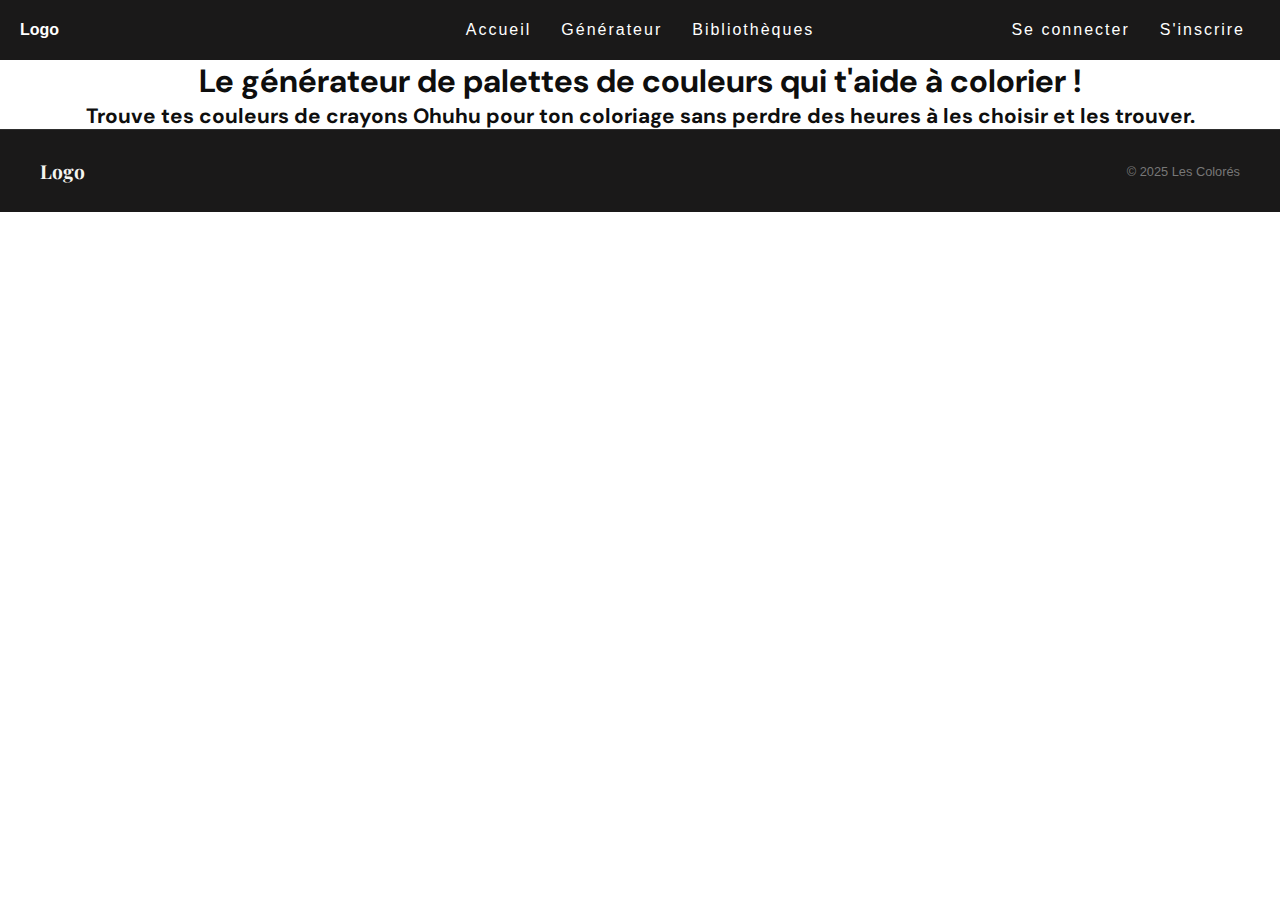
<file: index.html>
<!DOCTYPE html>
<html lang="fr">
<head>
    <meta charset="UTF-8">
    <meta name="viewport" content="width=device-width, initial-scale=1.0">
    <title>ColoriPop</title>
    <link rel="stylesheet" href="css/global.css">
    <link rel="stylesheet" href="css/style.css">
</head>
<body>
    <header>
        <nav>
            <div class="menu-global">
                <div class="menu-logo">
                    <a href="#">Logo</a>
                </div>
                <div class="menu-central">
                    <a href="index.html">Accueil</a>
                    <a href="generateur.html">Générateur</a>
                    <a href="biblio.html">Bibliothèques</a>
                </div>
                <div class="menu-droite">
                    <a href="login/login.html">Se connecter</a>
                    <a href="login/signup.html">S'inscrire</a>
                </div>
            </div>
        </nav>
    </header>
    <main>
        <section>
            <h1>Le générateur de palettes de couleurs qui t'aide à colorier !</h1>
            <h3>Trouve tes couleurs de crayons Ohuhu pour ton coloriage sans perdre des heures à les choisir et les trouver.</h3>
        </section>
    </main>
    <footer>
        <div class="footer-logo">Logo</div>
        <div class="footer-copy">© 2025 Les Colorés</div>
    </footer>
    <script src="js/generateur.js"></script>
    <script src="js/global.js"></script>
</body>
</html>
</file>
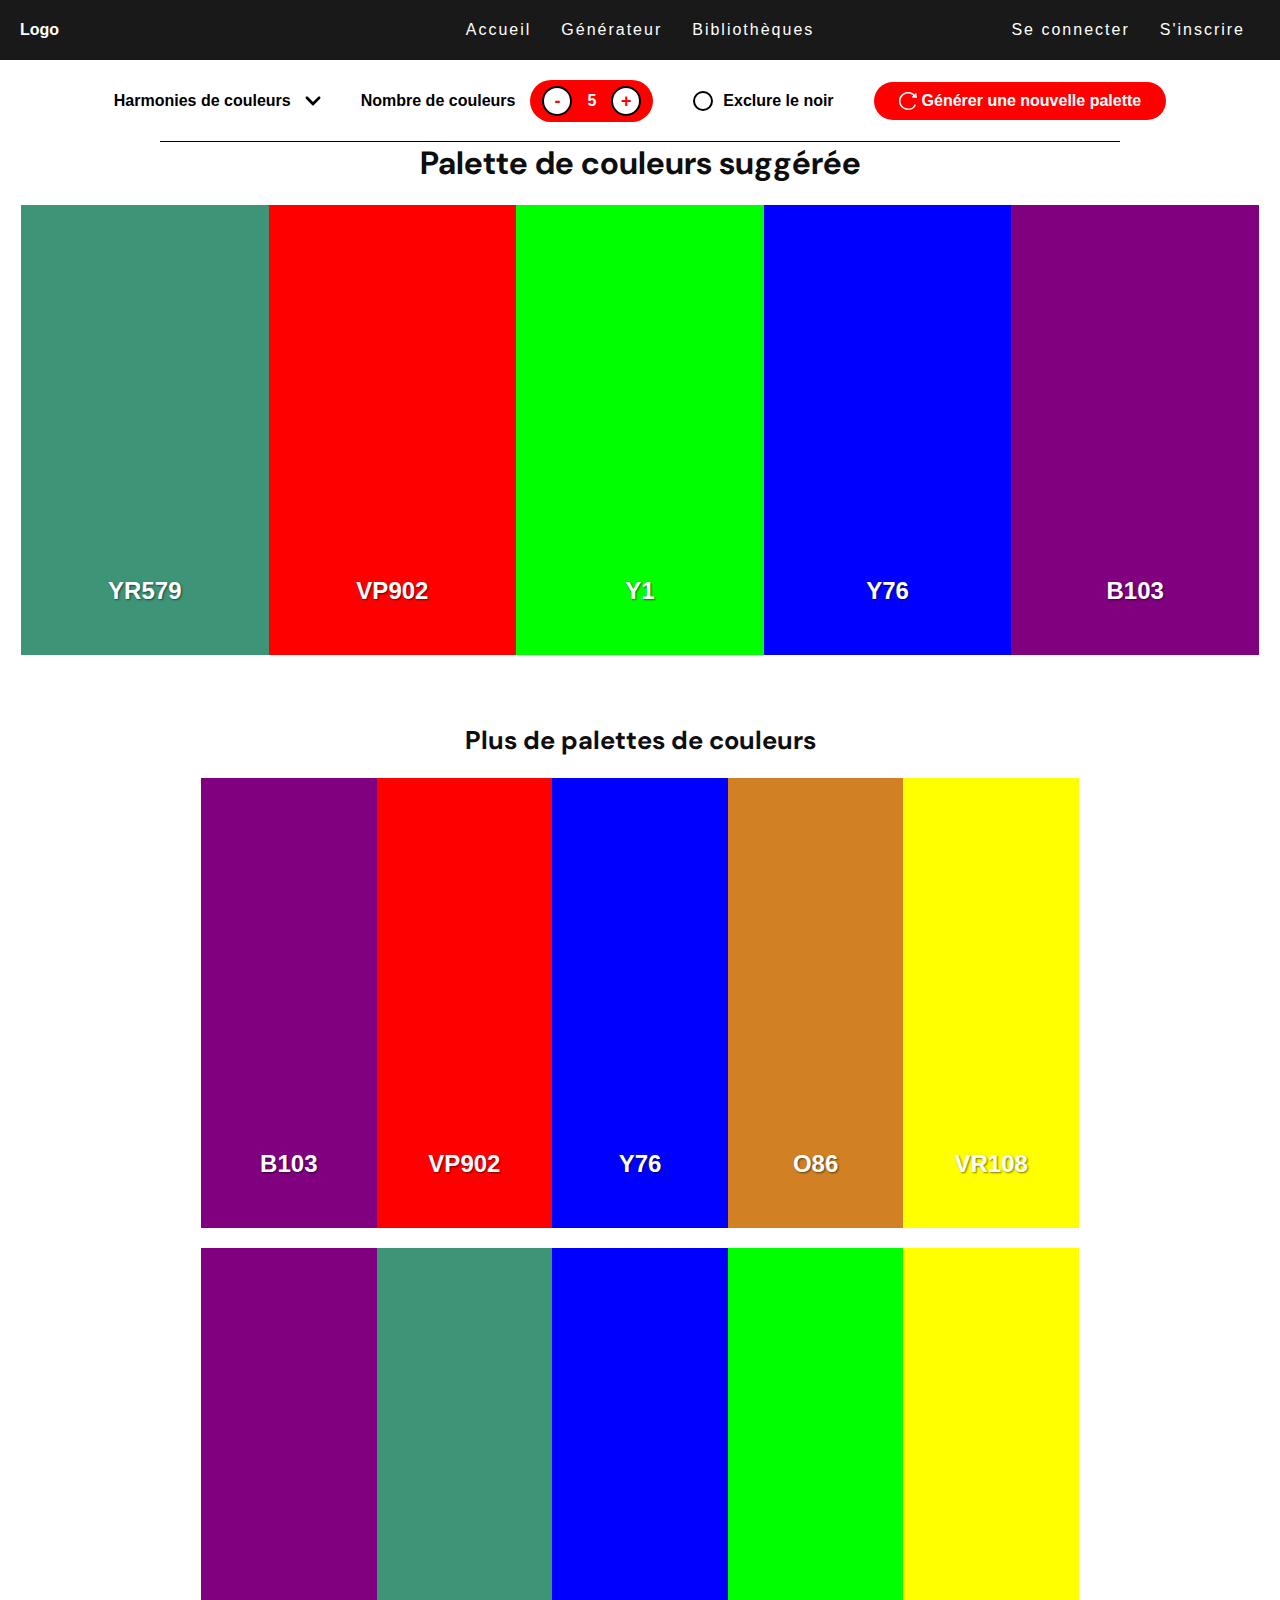
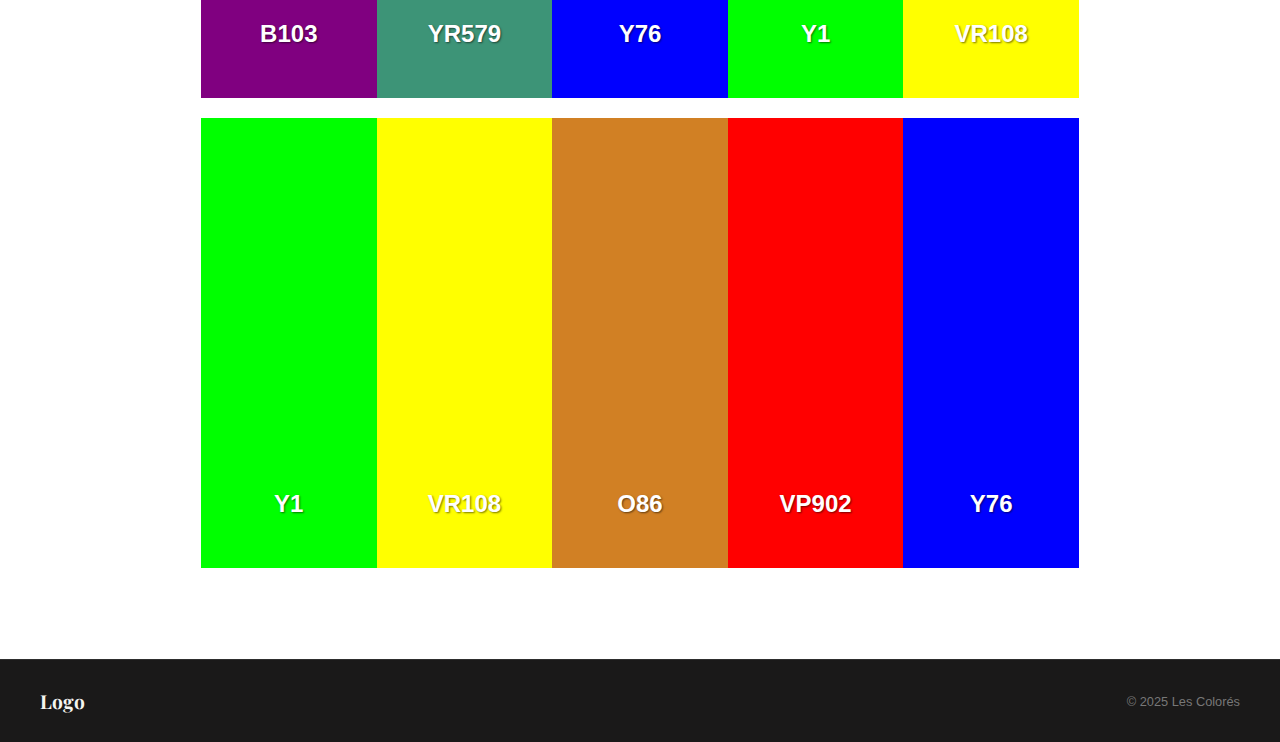
<file: generateur.html>
<!DOCTYPE html>
<html lang="fr">
<head>
    <meta charset="UTF-8">
    <meta name="viewport" content="width=device-width, initial-scale=1.0">
    <title>ColoriPop Générateur</title>
    <link rel="stylesheet" href="css/global.css">
    <link rel="stylesheet" href="css/generateur.css">
</head>
<body>
    <div class="menu-float">
        <a href="index.html">Accueil</a>
        <a href="biblio.html">Bibliothèques</a>
        <a id="bouton-generer-scroll">Générer une nouvelle palette</a>
        <a href="#">Voir les options</a>
    </div>
    <header>
        <nav>
            <div class="menu-global">
                <div class="menu-logo">
                    <a href="#">Logo</a>
                </div>
                <div class="menu-central">
                    <a href="index.html">Accueil</a>
                    <a href="generateur.html">Générateur</a>
                    <a href="biblio.html">Bibliothèques</a>
                </div>
                <div class="menu-droite">
                    <a href="login/login.html">Se connecter</a>
                    <a href="login/signup.html">S'inscrire</a>
                </div>
            </div>
        </nav>
        <section>
            <div class="menu-filtres">
                <div class="filtres">
                    <div class="dropdown" id="dropdown-harmonies">
                        <button class="icone-fleche" id="dropdown-btn" type="button">Harmonies de couleurs</button>
                        <ul class="dropdown-menu" id="dropdown-menu"></ul>
                    </div>
                    <div class="nb-couleurs" id="nb-couleurs">
                        <span class="label-nb">Nombre de couleurs</span>
                        <div class="number-control">
                            <button type="button" class="btn-minus">-</button>
                            <span class="number-value" data-min="1" data-max="8">5</span>
                            <button type="button" class="btn-plus">+</button>
                        </div>
                    </div>
                    <div class="checkbox-noir" id="checkbox-noir">
                        <input type="checkbox" id="exclure-noir" name="exclure-noir">
                        <label for="exclure-noir">Exclure le noir</label>
                    </div>
                    <a href="#" class="bouton-generer" id="bouton-generer">
                        <img src="images/reload.svg" alt="" class="icone-reload">
                        Générer une nouvelle palette
                    </a>
                </div>
            </div>
        </section>
    </header>
    <main>
        <section>
            <h1>Palette de couleurs suggérée</h1>
            <div class="palette-principale-couleurs" id="palette-principale-couleurs"></div>
        </section>
        <section>
            <h2>Plus de palettes de couleurs</h2>
            <div class="palette-secondaire" id="palette-secondaire"></div>
        </section>
    </main>
    <footer>
        <div class="footer-logo">Logo</div>
        <div class="footer-copy">© 2025 Les Colorés</div>
    </footer>
    <script src="js/generateur.js"></script>
    <script src="js/global.js"></script>
</body>
</html>
</file>
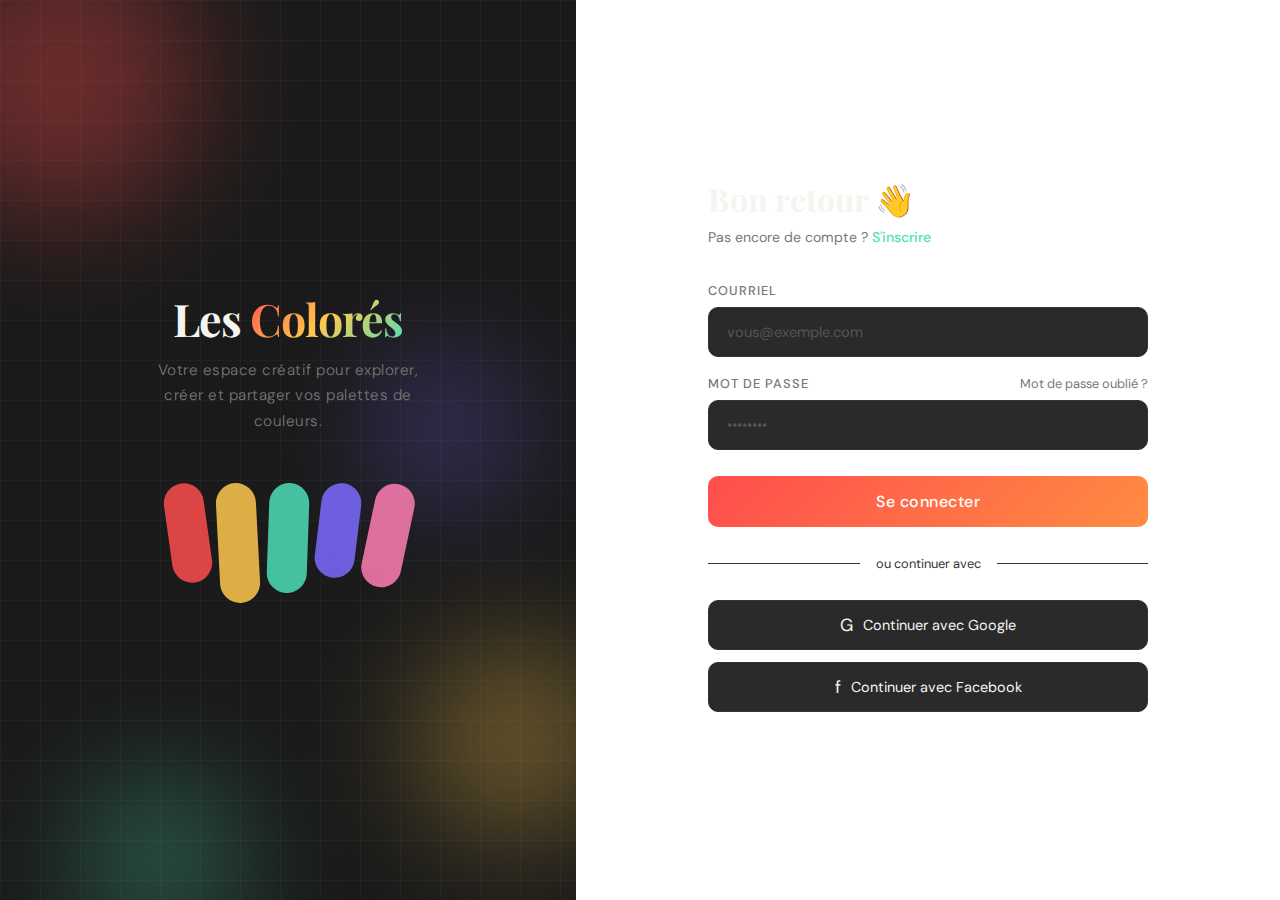
<file: authentification/login.html>
<!DOCTYPE html>
<html lang="fr">
<head>
    <meta charset="UTF-8">
    <meta name="viewport" content="width=device-width, initial-scale=1.0">
    <title>Se connecter — Les Colorés</title>
    <link rel="stylesheet" href="../css/global.css">
    <link rel="stylesheet" href="../css/login_signup.css">
</head>
<body class="focus-vert">

    <div class="panneau-gauche">
        <div class="bg-grille"></div>
        <div class="blob blob-1-login"></div>
        <div class="blob blob-2-login"></div>
        <div class="blob blob-3-login"></div>
        <div class="blob blob-4-login"></div>
        <div class="contenu-gauche">
            <div class="logo-texte">Les <span class="gradient-chaud">Colorés</span></div>
            <p class="tagline">Votre espace créatif pour explorer, créer et partager vos palettes de couleurs.</p>
            <div class="palette-deco">
                <div class="puce-couleur" style="background:#ff4d4d;"></div>
                <div class="puce-couleur" style="background:#ffc94d;"></div>
                <div class="puce-couleur" style="background:#4ddfb8;"></div>
                <div class="puce-couleur" style="background:#7b6bff;"></div>
                <div class="puce-couleur" style="background:#ff7eb3;"></div>
            </div>
        </div>
    </div>

    <div class="panneau-droit">
        <div class="formulaire-container">
            <h1 class="titre-form">Bon retour 👋</h1>
            <p class="sous-titre-form">Pas encore de compte ? <a href="signup.html">S'inscrire</a></p>

            <div class="groupe-champ">
                <label for="courriel">Courriel</label>
                <input type="email" id="courriel" placeholder="vous@exemple.com">
            </div>

            <div class="groupe-champ">
                <div class="ligne-mdp">
                    <label for="mdp">Mot de passe</label>
                    <a href="#" class="lien-oublie">Mot de passe oublié ?</a>
                </div>
                <input type="password" id="mdp" placeholder="••••••••">
            </div>

            <button class="bouton-connexion" onclick="window.location.href='../profil/profil.html'">Se connecter</button>

            <div class="separateur">ou continuer avec</div>

            <button class="bouton-social">
                <span class="icone-social">G</span> Continuer avec Google
            </button>
            <button class="bouton-social">
                <span class="icone-social">f</span> Continuer avec Facebook
            </button>
        </div>
    </div>
</body>
</html>
</file>
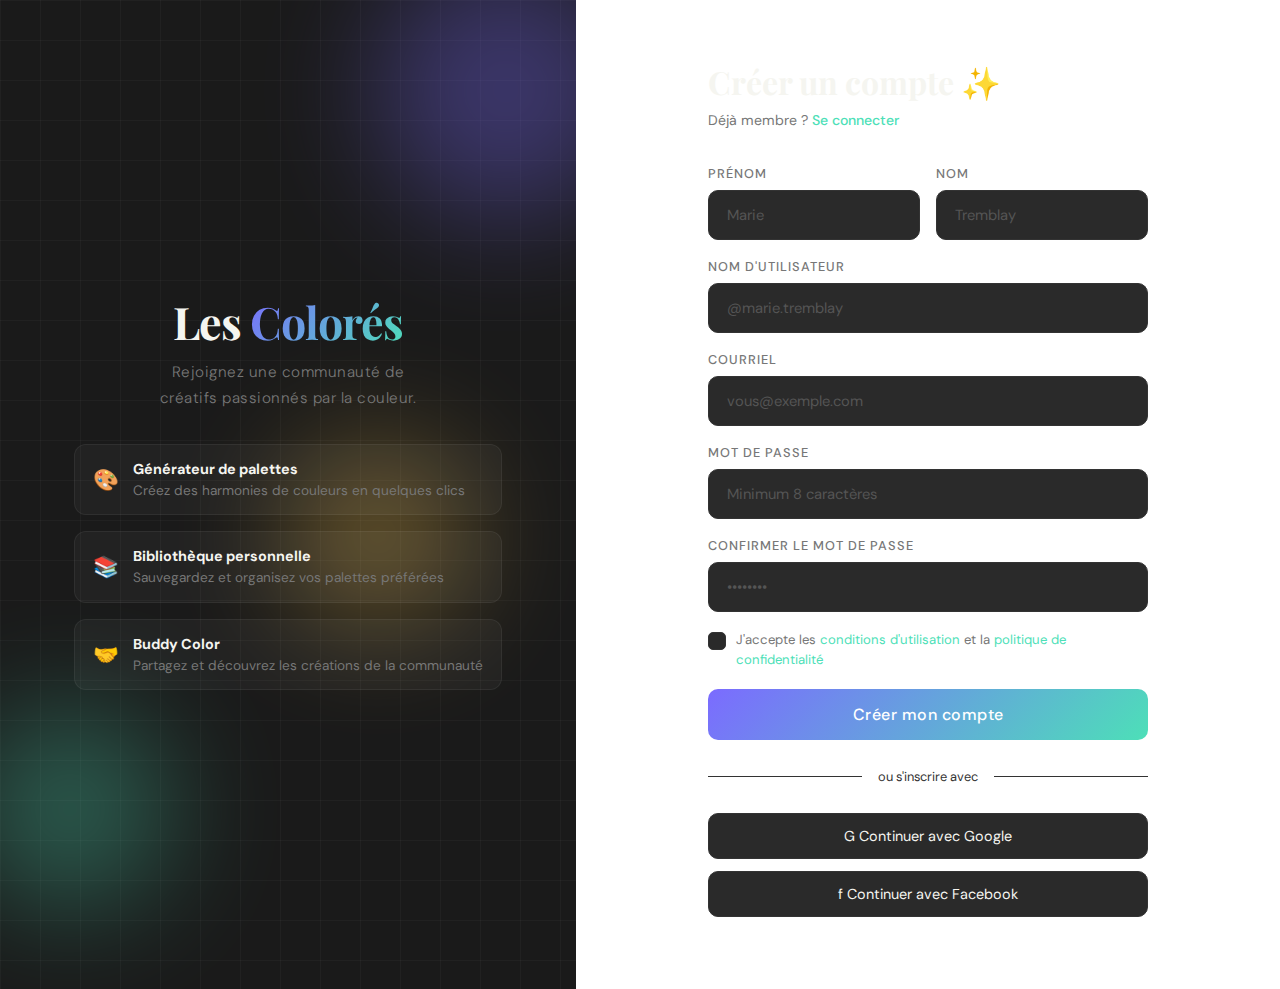
<file: authentification/signup.html>
<!DOCTYPE html>
<html lang="fr">
<head>
    <meta charset="UTF-8">
    <meta name="viewport" content="width=device-width, initial-scale=1.0">
    <title>S'inscrire — Les Colorés</title>
    <link rel="stylesheet" href="../css/global.css">
    <link rel="stylesheet" href="../css/login_signup.css">
</head>
<body class="focus-violet">

    <div class="panneau-gauche">
        <div class="bg-grille"></div>
        <div class="blob blob-1-signup"></div>
        <div class="blob blob-2-signup"></div>
        <div class="blob blob-3-signup"></div>
        <div class="contenu-gauche">
            <div class="logo-texte">Les <span class="gradient-froid">Colorés</span></div>
            <p class="tagline">Rejoignez une communauté de créatifs passionnés par la couleur.</p>
            <div class="avantages">
                <div class="avantage">
                    <span class="avantage-icone">🎨</span>
                    <div class="avantage-texte">
                        <strong>Générateur de palettes</strong>
                        Créez des harmonies de couleurs en quelques clics
                    </div>
                </div>
                <div class="avantage">
                    <span class="avantage-icone">📚</span>
                    <div class="avantage-texte">
                        <strong>Bibliothèque personnelle</strong>
                        Sauvegardez et organisez vos palettes préférées
                    </div>
                </div>
                <div class="avantage">
                    <span class="avantage-icone">🤝</span>
                    <div class="avantage-texte">
                        <strong>Buddy Color</strong>
                        Partagez et découvrez les créations de la communauté
                    </div>
                </div>
            </div>
        </div>
    </div>

    <div class="panneau-droit">
        <div class="formulaire-container">
            <h1 class="titre-form">Créer un compte ✨</h1>
            <p class="sous-titre-form">Déjà membre ? <a href="login.html">Se connecter</a></p>

            <div class="ligne-deux">
                <div class="groupe-champ">
                    <label>Prénom</label>
                    <input type="text" placeholder="Marie">
                </div>
                <div class="groupe-champ">
                    <label>Nom</label>
                    <input type="text" placeholder="Tremblay">
                </div>
            </div>

            <div class="groupe-champ">
                <label>Nom d'utilisateur</label>
                <input type="text" placeholder="@marie.tremblay">
            </div>

            <div class="groupe-champ">
                <label>Courriel</label>
                <input type="email" placeholder="vous@exemple.com">
            </div>

            <div class="groupe-champ">
                <label>Mot de passe</label>
                <input type="password" placeholder="Minimum 8 caractères">
            </div>

            <div class="groupe-champ">
                <label>Confirmer le mot de passe</label>
                <input type="password" placeholder="••••••••">
            </div>

            <div class="conditions">
                <input type="checkbox" id="cond">
                <label for="cond">J'accepte les <a href="#">conditions d'utilisation</a> et la <a href="#">politique de confidentialité</a></label>
            </div>

            <button class="bouton-inscription" onclick="window.location.href='../profil/profil.html'">Créer mon compte</button>

            <div class="separateur">ou s'inscrire avec</div>

            <button class="bouton-social">G Continuer avec Google</button>
            <button class="bouton-social">f Continuer avec Facebook</button>
        </div>
    </div>

</body>
</html>
</file>
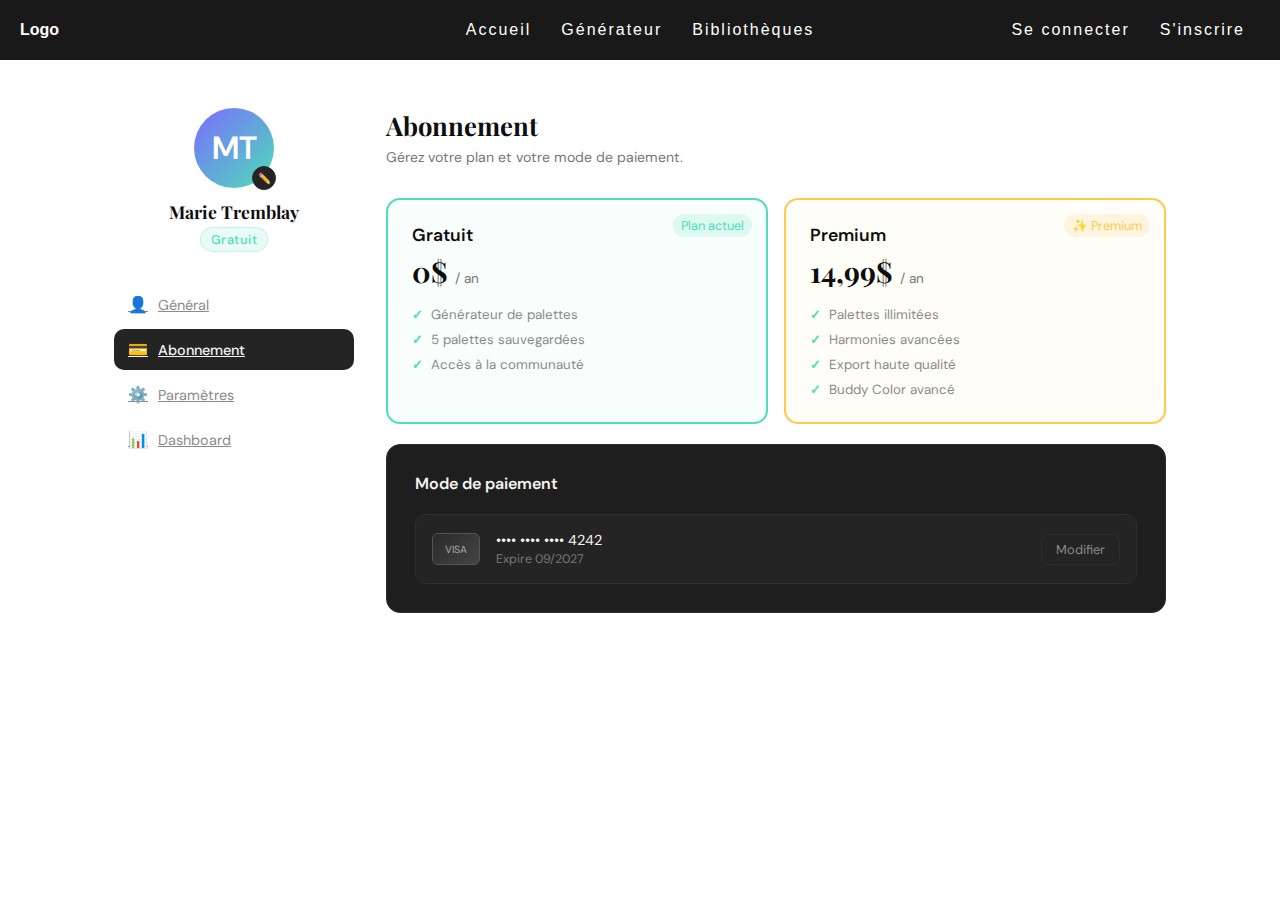
<file: profil/abonnement.html>
<!DOCTYPE html>
<html lang="fr">
<head>
    <meta charset="UTF-8">
    <meta name="viewport" content="width=device-width, initial-scale=1.0">
    <title>Abonnement — Les Colorés</title>
    <link rel="stylesheet" href="../css/global.css">
    <link rel="stylesheet" href="../css/profil.css">
</head>
<body>
    <header>
        <nav>
            <div class="menu-global">
                <div class="menu-logo"><a href="#">Logo</a></div>
                <div class="menu-central">
                    <a href="../index.html">Accueil</a>
                    <a href="../generateur.html">Générateur</a>
                    <a href="../biblio.html">Bibliothèques</a>
                </div>
                <div class="menu-droite">
                    <a href="../login/login.html">Se connecter</a>
                    <a href="../login/signup.html">S'inscrire</a>
                </div>
            </div>
        </nav>
    </header>

    <div class="page-profil">
        <aside class="sidebar">
            <div class="avatar-section">
                <div class="grand-avatar">MT</div>
                <div class="nom-profil">Marie Tremblay</div>
                <span class="plan-badge" id="badge-plan">Gratuit</span>
            </div>
            <nav class="nav-sidebar">
                <a href="profil.html" class="nav-item"><span class="nav-icone">👤</span> Général</a>
                <a href="abonnement.html" class="nav-item actif"><span class="nav-icone">💳</span> Abonnement</a>
                <a href="parametres.html" class="nav-item"><span class="nav-icone">⚙️</span> Paramètres</a>
                <a href="dashboard.html" class="nav-item"><span class="nav-icone">📊</span> Dashboard</a>
            </nav>
        </aside>

        <main class="contenu-principal">
            <div class="panneau actif" id="panneau-abonnement">
                <h1 class="titre-panneau">Abonnement</h1>
                <p class="desc-panneau">Gérez votre plan et votre mode de paiement.</p>

                <div class="cartes-abonnement">
                    <div class="carte-plan actuel" onclick="choisirPlan('gratuit')">
                        <span class="plan-badge-carte">Plan actuel</span>
                        <div class="plan-nom">Gratuit</div>
                        <div class="plan-prix">0$ <small>/ an</small></div>
                        <ul class="plan-features">
                            <li>Générateur de palettes</li>
                            <li>5 palettes sauvegardées</li>
                            <li>Accès à la communauté</li>
                        </ul>
                    </div>
                    <div class="carte-plan premium-plan" onclick="choisirPlan('premium')">
                        <span class="plan-badge-carte">✨ Premium</span>
                        <div class="plan-nom">Premium</div>
                        <div class="plan-prix">14,99$ <small>/ an</small></div>
                        <ul class="plan-features">
                            <li>Palettes illimitées</li>
                            <li>Harmonies avancées</li>
                            <li>Export haute qualité</li>
                            <li>Buddy Color avancé</li>
                        </ul>
                    </div>
                </div>

                <div class="carte">
                    <div class="carte-titre">Mode de paiement</div>
                    <div class="carte-paiement-display">
                        <div class="carte-chip">VISA</div>
                        <div class="carte-details">
                            <div class="carte-numero">•••• •••• •••• 4242</div>
                            <div class="carte-expiry">Expire 09/2027</div>
                        </div>
                        <button class="btn-modifier">Modifier</button>
                    </div>
                </div>
            </div>
        </main>
    </div>
    <script src="../js/profil.js"></script>
</body>
</html>
</file>
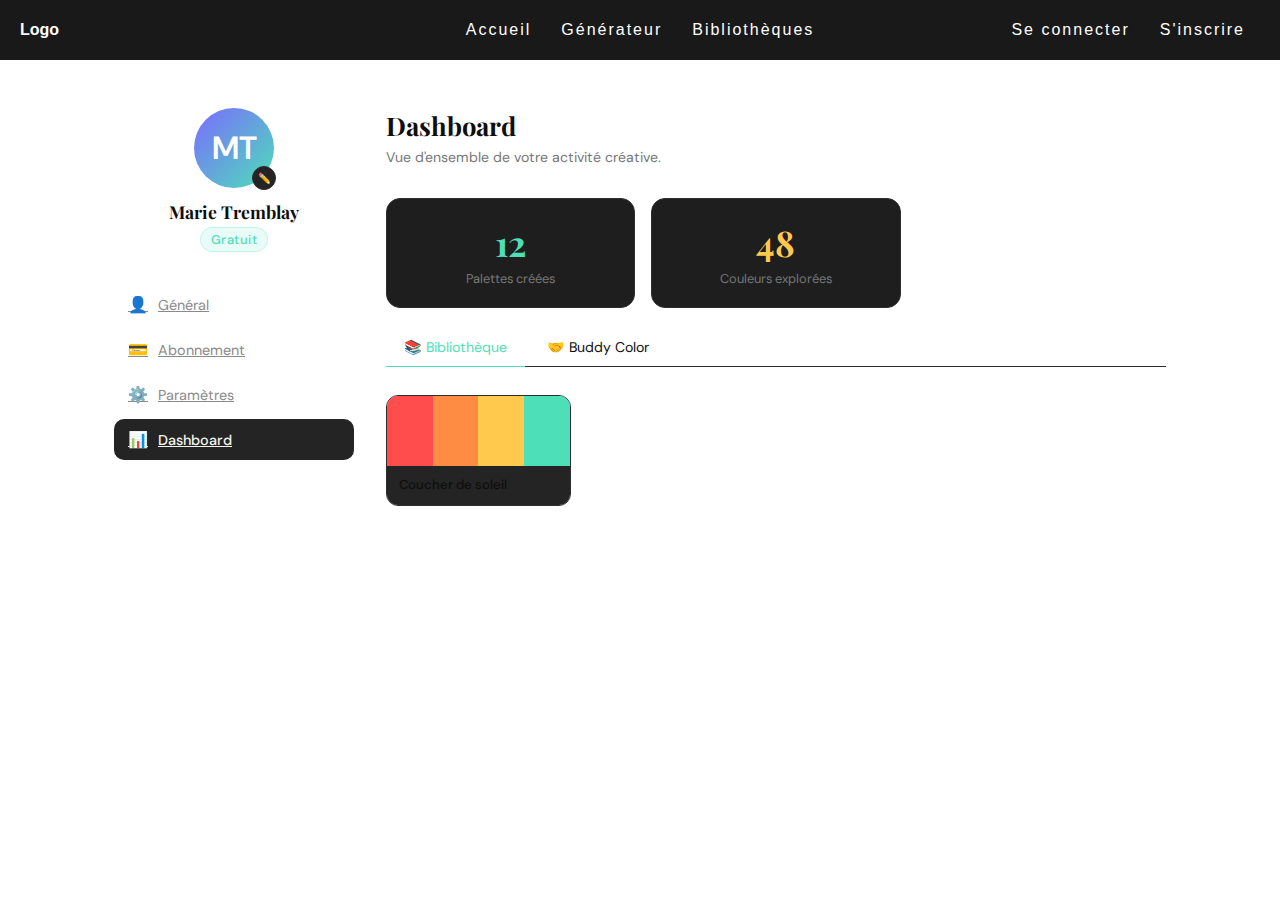
<file: profil/dashboard.html>
<!DOCTYPE html>
<html lang="fr">
<head>
    <meta charset="UTF-8">
    <meta name="viewport" content="width=device-width, initial-scale=1.0">
    <title>Dashboard — Les Colorés</title>
    <link rel="stylesheet" href="../css/global.css">
    <link rel="stylesheet" href="../css/profil.css">
</head>
<body>
    <header>
        <nav>
            <div class="menu-global">
                <div class="menu-logo"><a href="#">Logo</a></div>
                <div class="menu-central">
                    <a href="../index.html">Accueil</a>
                    <a href="../generateur.html">Générateur</a>
                    <a href="../biblio.html">Bibliothèques</a>
                </div>
                <div class="menu-droite">
                    <a href="../login/login.html">Se connecter</a>
                    <a href="../login/signup.html">S'inscrire</a>
                </div>
            </div>
        </nav>
    </header>

    <div class="page-profil">
        <aside class="sidebar">
            <div class="avatar-section">
                <div class="grand-avatar">MT</div>
                <div class="nom-profil">Marie Tremblay</div>
                <span class="plan-badge" id="badge-plan">Gratuit</span>
            </div>
            <nav class="nav-sidebar">
                <a href="profil.html" class="nav-item"><span class="nav-icone">👤</span> Général</a>
                <a href="abonnement.html" class="nav-item"><span class="nav-icone">💳</span> Abonnement</a>
                <a href="parametres.html" class="nav-item"><span class="nav-icone">⚙️</span> Paramètres</a>
                <a href="dashboard.html" class="nav-item actif"><span class="nav-icone">📊</span> Dashboard</a>
            </nav>
        </aside>

        <main class="contenu-principal">
            <div class="panneau actif" id="panneau-dashboard">
                <h1 class="titre-panneau">Dashboard</h1>
                <p class="desc-panneau">Vue d'ensemble de votre activité créative.</p>

                <div class="stats-grid">
                    <div class="stat-carte">
                        <div class="stat-nombre" style="color:var(--accent3);">12</div>
                        <div class="stat-label">Palettes créées</div>
                    </div>
                    <div class="stat-carte">
                        <div class="stat-nombre" style="color:var(--accent2);">48</div>
                        <div class="stat-label">Couleurs explorées</div>
                    </div>
                </div>

                <div class="onglets-sub">
                    <button class="onglet-sub actif" id="onglet-bibliotheque" onclick="changerSousOngletDirect('bibliotheque')">📚 Bibliothèque</button>
                    <button class="onglet-sub" id="onglet-buddy" onclick="changerSousOngletDirect('buddy')">🤝 Buddy Color</button>
                </div>

                <div class="sous-panneau actif" id="sous-bibliotheque">
                    <div class="mini-palettes">
                        <div class="mini-palette">
                            <div class="mini-palette-couleurs">
                                <div style="background:#ff4d4d;"></div><div style="background:#ff8c42;"></div>
                                <div style="background:#ffc94d;"></div><div style="background:#4ddfb8;"></div>
                            </div>
                            <div class="mini-palette-info">
                                <div class="mini-palette-nom">Coucher de soleil</div>
                            </div>
                        </div>
                    </div>
                </div>

                <div class="sous-panneau" id="sous-buddy">
                    <div class="buddy-grid">
                        <div class="buddy-carte">
                            <div class="buddy-info">
                                <span class="buddy-username">@jean.dupont</span>
                            </div>
                        </div>
                    </div>
                </div>
            </div>
        </main>
    </div>
    <script src="../js/profil.js"></script>
</body>
</html>
</file>
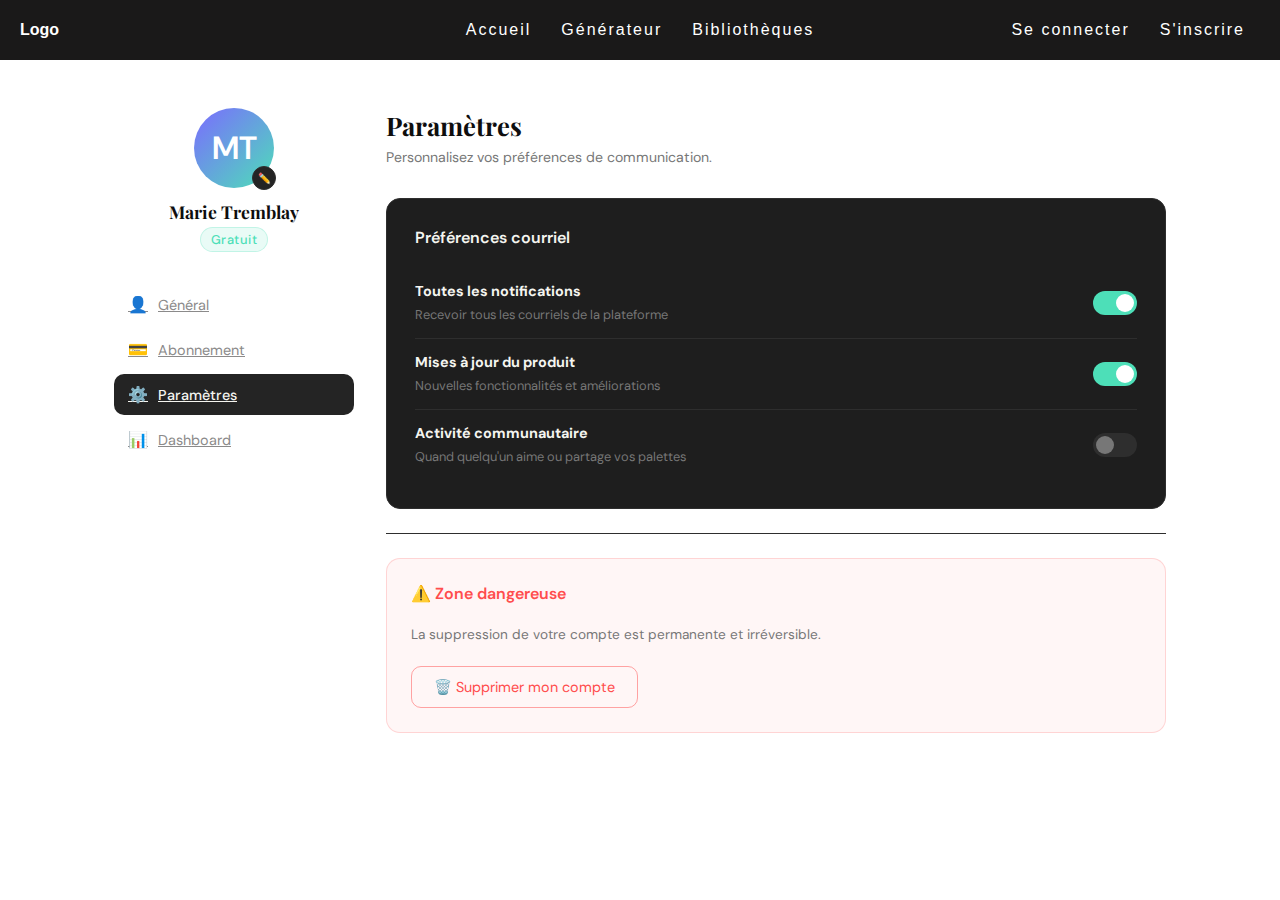
<file: profil/parametres.html>
<!DOCTYPE html>
<html lang="fr">
<head>
    <meta charset="UTF-8">
    <meta name="viewport" content="width=device-width, initial-scale=1.0">
    <title>Paramètres — Les Colorés</title>
    <link rel="stylesheet" href="../css/global.css">
    <link rel="stylesheet" href="../css/profil.css">
</head>
<body>
    <header>
        <nav>
            <div class="menu-global">
                <div class="menu-logo"><a href="#">Logo</a></div>
                <div class="menu-central">
                    <a href="../index.html">Accueil</a>
                    <a href="../generateur.html">Générateur</a>
                    <a href="../biblio.html">Bibliothèques</a>
                </div>
                <div class="menu-droite">
                    <a href="../login/login.html">Se connecter</a>
                    <a href="../login/signup.html">S'inscrire</a>
                </div>
            </div>
        </nav>
    </header>

    <div class="page-profil">
        <aside class="sidebar">
            <div class="avatar-section">
                <div class="grand-avatar">MT</div>
                <div class="nom-profil">Marie Tremblay</div>
                <span class="plan-badge" id="badge-plan">Gratuit</span>
            </div>
            <nav class="nav-sidebar">
                <a href="profil.html" class="nav-item"><span class="nav-icone">👤</span> Général</a>
                <a href="abonnement.html" class="nav-item"><span class="nav-icone">💳</span> Abonnement</a>
                <a href="parametres.html" class="nav-item actif"><span class="nav-icone">⚙️</span> Paramètres</a>
                <a href="dashboard.html" class="nav-item"><span class="nav-icone">📊</span> Dashboard</a>
            </nav>
        </aside>

        <main class="contenu-principal">
            <div class="panneau actif" id="panneau-parametres">
                <h1 class="titre-panneau">Paramètres</h1>
                <p class="desc-panneau">Personnalisez vos préférences de communication.</p>

                <div class="carte">
                    <div class="carte-titre">Préférences courriel</div>
                    <div class="pref-item">
                        <div class="pref-info">
                            <strong>Toutes les notifications</strong>
                            <span>Recevoir tous les courriels de la plateforme</span>
                        </div>
                        <label class="toggle"><input type="checkbox" checked><span class="toggle-slider"></span></label>
                    </div>
                    <div class="pref-item">
                        <div class="pref-info">
                            <strong>Mises à jour du produit</strong>
                            <span>Nouvelles fonctionnalités et améliorations</span>
                        </div>
                        <label class="toggle"><input type="checkbox" checked><span class="toggle-slider"></span></label>
                    </div>
                    <div class="pref-item">
                        <div class="pref-info">
                            <strong>Activité communautaire</strong>
                            <span>Quand quelqu'un aime ou partage vos palettes</span>
                        </div>
                        <label class="toggle"><input type="checkbox"><span class="toggle-slider"></span></label>
                    </div>
                </div>

                <div class="separateur-section"></div>

                <div class="zone-danger">
                    <div class="carte-titre">⚠️ Zone dangereuse</div>
                    <p class="zone-danger-desc">La suppression de votre compte est permanente et irréversible.</p>
                    <button class="btn-supprimer">🗑️ Supprimer mon compte</button>
                </div>
            </div>
        </main>
    </div>
    <script src="../js/profil.js"></script>
</body>
</html>
</file>
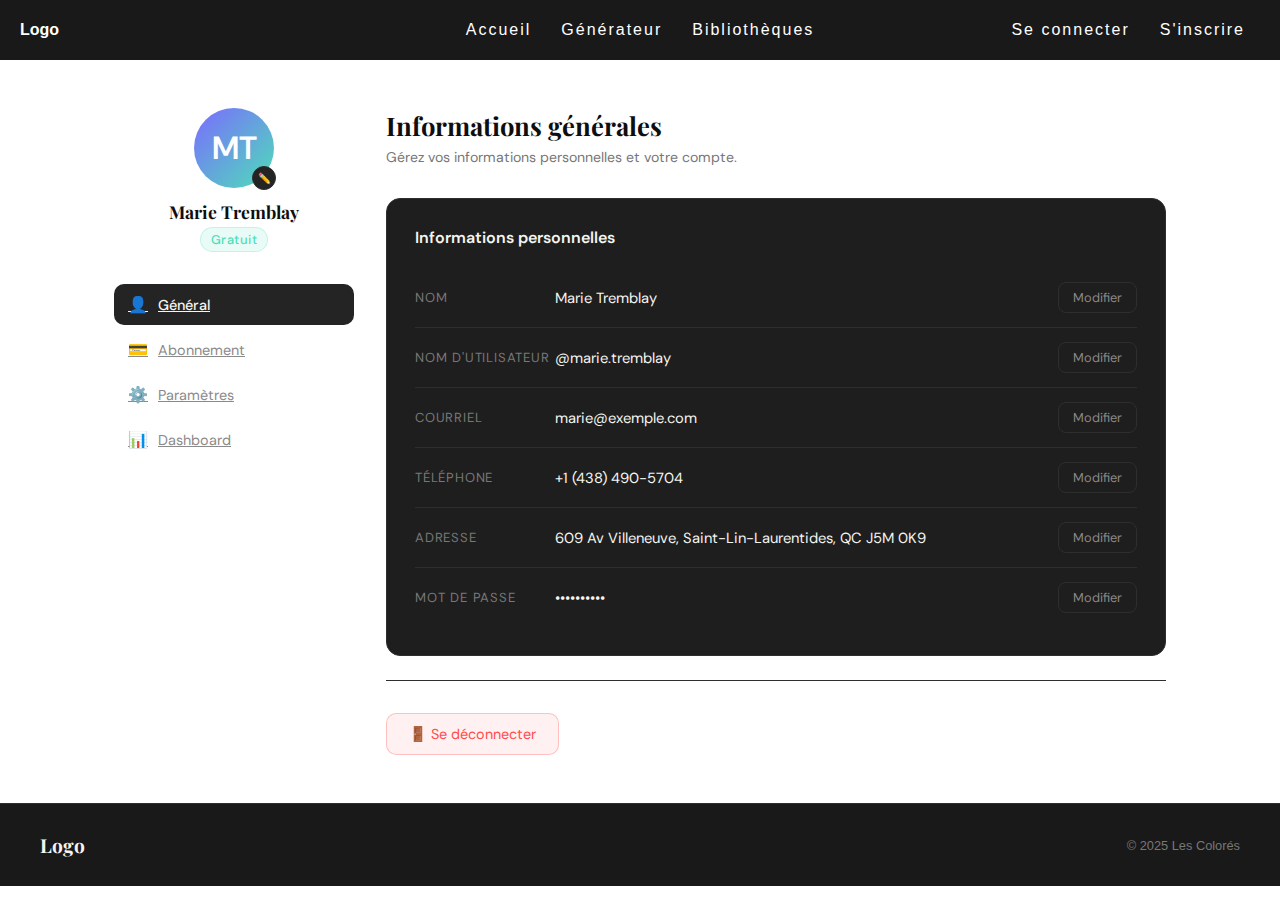
<file: profil/profil.html>
<!DOCTYPE html>
<html lang="fr">
<head>
    <meta charset="UTF-8">
    <meta name="viewport" content="width=device-width, initial-scale=1.0">
    <title>Profil — Les Colorés</title>
    <link rel="stylesheet" href="../css/global.css">
    <link rel="stylesheet" href="../css/profil.css">
</head>
<body>
    <header>
        <nav>
            <div class="menu-global">
                <div class="menu-logo"><a href="#">Logo</a></div>
                <div class="menu-central">
                    <a href="../index.html">Accueil</a>
                    <a href="../generateur.html">Générateur</a>
                    <a href="../biblio.html">Bibliothèques</a>
                </div>
                <div class="menu-droite">
                    <a href="../login/login.html">Se connecter</a>
                    <a href="../login/signup.html">S'inscrire</a>
                </div>
            </div>
        </nav>
    </header>

    <div class="page-profil">
        <aside class="sidebar">
            <div class="avatar-section">
                <div class="grand-avatar">MT</div>
                <div class="nom-profil">Marie Tremblay</div>
                <span class="plan-badge" id="badge-plan">Gratuit</span>
            </div>

            <nav class="nav-sidebar">
                <a href="profil.html" class="nav-item actif">
                    <span class="nav-icone">👤</span> Général
                </a>
                <a href="abonnement.html" class="nav-item">
                    <span class="nav-icone">💳</span> Abonnement
                </a>
                <a href="parametres.html" class="nav-item">
                    <span class="nav-icone">⚙️</span> Paramètres
                </a>
                <a href="dashboard.html" class="nav-item">
                    <span class="nav-icone">📊</span> Dashboard
                </a>
            </nav>
        </aside>

        <main class="contenu-principal">
            <div class="panneau actif" id="panneau-general">
                <h1 class="titre-panneau">Informations générales</h1>
                <p class="desc-panneau">Gérez vos informations personnelles et votre compte.</p>

                <div class="carte">
                    <div class="carte-titre">Informations personnelles</div>
                    <div class="ligne-info">
                        <span class="info-label">Nom</span>
                        <span class="info-valeur">Marie Tremblay</span>
                        <button class="btn-modifier">Modifier</button>
                    </div>
                    <div class="ligne-info">
                        <span class="info-label">Nom d'utilisateur</span>
                        <span class="info-valeur">@marie.tremblay</span>
                        <button class="btn-modifier">Modifier</button>
                    </div>
                    <div class="ligne-info">
                        <span class="info-label">Courriel</span>
                        <span class="info-valeur">marie@exemple.com</span>
                        <button class="btn-modifier">Modifier</button>
                    </div>
                    <div class="ligne-info">
                        <span class="info-label">Téléphone</span>
                        <span class="info-valeur">+1 (438) 490-5704</span>
                        <button class="btn-modifier">Modifier</button>
                    </div>
                    <div class="ligne-info">
                        <span class="info-label">Adresse</span>
                        <span class="info-valeur">609 Av Villeneuve, Saint-Lin-Laurentides, QC J5M 0K9</span>
                        <button class="btn-modifier">Modifier</button>
                    </div>
                    <div class="ligne-info">
                        <span class="info-label">Mot de passe</span>
                        <span class="info-valeur">••••••••••</span>
                        <button class="btn-modifier">Modifier</button>
                    </div>
                </div>

                <div class="separateur-section"></div>

                <button class="btn-deconnecter" onclick="window.location.href='../login/login.html'">
                    🚪 Se déconnecter
                </button>
            </div>
        </main>
    </div>

    <footer>
        <div class="footer-logo">Logo</div>
        <div class="footer-copy">© 2025 Les Colorés</div>
    </footer>
    <script src="../js/profil.js"></script>
</body>
</html>
</file>
<file: css/style.css>
/* =========================================
   STYLE.CSS
   Styles spécifiques à la page d'accueil
   Requiert : global.css
   ========================================= */

/* Ajoute tes styles spécifiques à la page d'accueil ici */
</file>
<file: css/generateur.css>
/* =========================================
   GENERATEUR.CSS
   Styles spécifiques à la page générateur
   Requiert : global.css
   ========================================= */

/* --- Menu flottant (spécifique au générateur) --- */
.menu-float {
    position: fixed;
    top: 50%;
    right: 20px;
    transform: translateY(-50%) translateX(20px);
    background-color: var(--gris-fonce);
    padding: 20px 12px;
    border-radius: 12px;
    display: flex;
    flex-direction: column;
    gap: 20px;
    align-items: center;
    opacity: 0;
    pointer-events: none;
    transition: opacity 0.3s ease, transform 0.3s ease;
    z-index: 9999;
}

.menu-float a {
    color: #ffffff;
    text-decoration: none;
    font-family: var(--font-ui);
}

.menu-float :hover {
    color: var(--texte-mid);
}

.menu-float.is-visible {
    opacity: 1;
    pointer-events: auto;
    transform: translateY(-50%) translateX(0);
}

/* --- Menu des filtres --- */
.menu-filtres {
    font-family: var(--font-ui);
    position: relative;
    width: 100%;
}

.filtres {
    display: flex;
    align-items: center;
    justify-content: center;
    gap: 40px;
    padding: 20px;
    background: transparent;
    font-family: var(--font-ui);
    color: #000000;
}

.menu-filtres::after {
    content: "";
    position: absolute;
    bottom: 0;
    left: 12.5%;
    width: 75%;
    height: 1.5px;
    background-color: #000000;
}

.harmonie-trigger, .label-nb, .number-value, .bouton-generer, .checkbox-noir label {
    font-family: var(--font-ui);
    color: #000000;
    text-decoration: none;
    font-weight: bold;
    font-size: var(--taille-menu);
}

/* --- Dropdown harmonies --- */
.dropdown {
    position: relative;
    display: inline-block;
}

.icone-fleche {
    display: block;
    padding: 10px 30px 10px 0;
    font-weight: bold;
    font-size: var(--taille-menu);
    color: #000000;
    cursor: pointer;
    background-color: transparent;
    border: none;
    outline: none;
    background-image: url('../images/fleche_bas.svg');
    background-size: 16px;
    background-repeat: no-repeat;
    background-position: right center;
    font-family: var(--font-ui);
}

.dropdown.is-open .icone-fleche {
    background-image: url('../images/fleche_haut.svg');
}

.icone-fleche:hover {
    background-image: url('../images/fleche_bas_hover.svg');
    color: var(--rouge);
}

.dropdown.is-open .icone-fleche:hover {
    background-image: url('../images/fleche_haut.svg');
}

.dropdown-menu {
    display: none;
    position: absolute;
    top: 100%;
    left: 0;
    background-color: #ffffff;
    border: 1px solid #ccc;
    border-radius: 8px;
    list-style: none;
    margin: 0;
    padding: 8px 0;
    min-width: 220px;
    z-index: 999;
    box-shadow: 0 4px 12px rgba(0,0,0,0.1);
}

.dropdown.is-open .dropdown-menu {
    display: block;
}

.dropdown-menu li {
    padding: 10px 20px;
    cursor: pointer;
    font-family: var(--font-ui);
}

.dropdown-menu li:hover {
    background-color: var(--rouge);
    color: #ffffff;
}

/* --- Nombre de couleurs --- */
.nb-couleurs {
    display: flex;
    flex-direction: row;
    align-items: center;
    gap: 15px;
}

.number-control button {
    width: 30px;
    height: 30px;
    border-radius: 50%;
    border: 2px solid #000000;
    background-color: #ffffff;
    color: var(--rouge);
    font-size: 18px;
    font-weight: bold;
    cursor: pointer;
    display: flex;
    align-items: center;
    justify-content: center;
}

.number-control button:hover {
    background-color: #bebebe;
}

.number-value {
    font-weight: bold;
    font-size: var(--taille-menu);
    color: #ffffff;
}

.number-control {
    display: flex;
    align-items: center;
    background-color: var(--rouge);
    padding: 6px 12px;
    border-radius: 50px;
    gap: 15px;
}

/* --- Bouton générer --- */
.bouton-generer {
    display: flex;
    align-items: center;
    gap: 5px;
    background-color: var(--rouge);
    color: #ffffff;
    text-decoration: none;
    font-weight: bold;
    padding: 10px 25px;
    border-radius: 50px;
    font-family: var(--font-ui);
}

.bouton-generer:hover {
    background-color: #ffffff;
    color: #000000;
    transform: scale(1.02);
}

.icone-reload {
    width: 18px;
    height: 18px;
    filter: brightness(0) invert(1);
}

.bouton-generer:hover .icone-reload {
    filter: brightness(0);
}

/* --- Checkbox exclure noir --- */
.checkbox-noir {
    display: flex;
    align-items: center;
    gap: 10px;
    cursor: pointer;
}

.checkbox-noir input[type="checkbox"] {
    appearance: none;
    -webkit-appearance: none;
    width: 1.5em;
    height: 1.5em;
    border: 2px solid #000000;
    border-radius: 100%;
    background-color: #ffffff;
    cursor: pointer;
    position: relative;
    transition: background 0.2s;
}

.checkbox-noir input[type="checkbox"]:checked {
    background-color: #000000;
}

.checkbox-noir input[type="checkbox"]:checked::after {
    content: '✔';
    position: absolute;
    color: white;
    font-size: 11px;
    top: 50%;
    left: 50%;
    transform: translate(-50%, -50%);
}

.checkbox-noir input[type="checkbox"]:hover {
    background-color: #b4b4b4;
}

/* --- Palettes --- */
.palette-principale-couleurs {
    display: flex;
    height: 450px;
    border: 1px solid #ffffff;
    margin: 20px 20px 70px 20px;
}

.palette-secondaire {
    display: flex;
    flex-wrap: wrap;
    height: auto;
    min-height: 450px;
    border: 1px solid #ffffff;
    margin: 20px 200px 70px 200px;
}

.colonnes-palettes {
    flex: 1 0 20%;
    display: flex;
    flex-direction: column;
    justify-content: flex-end;
    align-items: center;
    padding-bottom: 50px;
    height: 450px;
    text-transform: uppercase;
    margin-bottom: 20px;
}
</file>
<file: css/login_signup.css>
/* =========================================
   LOGIN_SIGNUP.CSS
   Styles spécifiques aux pages login et signup
   Requiert : global.css
   ========================================= */

/* ===== BASE PAGES LOGIN/SIGNUP ===== */
body {
    display: flex;
    overflow: hidden;
}

/* ===== PANNEAU GAUCHE ===== */
.panneau-gauche {
    width: 45%;
    position: relative;
    background: #1a1a1a;
    display: flex;
    align-items: center;
    justify-content: center;
    overflow: hidden;
}

.bg-grille {
    position: absolute;
    inset: 0;
    background-image:
        linear-gradient(rgba(255,255,255,0.03) 1px, transparent 1px),
        linear-gradient(90deg, rgba(255,255,255,0.03) 1px, transparent 1px);
    background-size: 40px 40px;
}

/* --- Blobs animés --- */
.blob {
    position: absolute;
    border-radius: 50%;
    filter: blur(60px);
    opacity: 0.35;
    animation: flotter 8s ease-in-out infinite alternate;
}

/* Login : couleurs chaudes */
.blob-1-login { width: 280px; height: 280px; background: var(--accent1); top: -60px; left: -80px; animation-delay: 0s; }
.blob-2-login { width: 200px; height: 200px; background: var(--accent2); bottom: 60px; right: -40px; animation-delay: 2s; }
.blob-3-login { width: 160px; height: 160px; background: var(--accent3); bottom: -40px; left: 80px; animation-delay: 4s; }
.blob-4-login { width: 140px; height: 140px; background: var(--accent4); top: 40%; right: 60px; animation-delay: 1s; }

/* Signup : couleurs froides/violettes */
.blob-1-signup { width: 260px; height: 260px; background: var(--accent4); top: -40px; right: -60px; animation-delay: 0s; }
.blob-2-signup { width: 200px; height: 200px; background: var(--accent3); bottom: 80px; left: -30px; animation-delay: 2s; }
.blob-3-signup { width: 180px; height: 180px; background: var(--accent2); top: 45%; left: 50%; animation-delay: 3s; }

@keyframes flotter {
    0% { transform: translateY(0) scale(1); }
    100% { transform: translateY(-30px) scale(1.08); }
}

.contenu-gauche {
    position: relative;
    z-index: 2;
    text-align: center;
    padding: 40px;
}

/* --- Logo --- */
.logo-texte {
    font-family: var(--font-titre);
    font-size: 2.8rem;
    font-weight: 700;
    color: var(--blanc);
    letter-spacing: -1px;
    line-height: 1;
    margin-bottom: 16px;
}

.logo-texte .gradient-chaud {
    background: linear-gradient(135deg, var(--accent1), var(--accent2), var(--accent3));
    -webkit-background-clip: text;
    -webkit-text-fill-color: transparent;
    background-clip: text;
}

.logo-texte .gradient-froid {
    background: linear-gradient(135deg, var(--accent4), var(--accent3));
    -webkit-background-clip: text;
    -webkit-text-fill-color: transparent;
    background-clip: text;
}

.tagline {
    color: var(--texte-doux);
    font-size: 0.95rem;
    font-weight: 300;
    letter-spacing: 0.5px;
    max-width: 280px;
    margin: 0 auto;
    line-height: 1.7;
}

/* --- Palette déco (login) --- */
.palette-deco {
    display: flex;
    justify-content: center;
    gap: 10px;
    margin-top: 48px;
}

.puce-couleur {
    width: 40px;
    height: 100px;
    border-radius: 50px;
    opacity: 0.85;
    transform: rotate(-8deg);
    transition: transform 0.3s;
}
.puce-couleur:nth-child(2) { transform: rotate(-3deg); height: 120px; }
.puce-couleur:nth-child(3) { transform: rotate(2deg);  height: 110px; }
.puce-couleur:nth-child(4) { transform: rotate(7deg);  height: 95px; }
.puce-couleur:nth-child(5) { transform: rotate(12deg); height: 105px; }

/* --- Avantages (signup) --- */
.avantages {
    display: flex;
    flex-direction: column;
    gap: 16px;
    text-align: left;
    margin-top: 32px;
}

.avantage {
    display: flex;
    align-items: center;
    gap: 14px;
    background: rgba(255,255,255,0.04);
    border: 1px solid rgba(255,255,255,0.06);
    border-radius: 12px;
    padding: 14px 18px;
}

.avantage-icone {
    font-size: 1.3rem;
    flex-shrink: 0;
}

.avantage-texte {
    font-size: 0.85rem;
    color: var(--texte-doux);
    line-height: 1.4;
}

.avantage-texte strong {
    color: var(--blanc);
    display: block;
    font-size: 0.9rem;
    margin-bottom: 2px;
}

/* ===== PANNEAU DROIT (FORMULAIRE) ===== */
.panneau-droit {
    flex: 1;
    display: flex;
    align-items: center;
    justify-content: center;
    padding: 60px 40px;
    overflow-y: auto;
}

.formulaire-container {
    width: 100%;
    max-width: 440px;
    animation: slideIn 0.6s cubic-bezier(0.16, 1, 0.3, 1) both;
}

@keyframes slideIn {
    from { opacity: 0; transform: translateY(24px); }
    to   { opacity: 1; transform: translateY(0); }
}

.titre-form {
    font-family: var(--font-titre);
    font-size: var(--taille-h1);
    font-weight: 700;
    color: var(--blanc);
    margin-bottom: 8px;
    text-align: left;
}

.sous-titre-form {
    color: var(--texte-doux);
    font-size: var(--taille-petit);
    margin-bottom: 36px;
    text-align: left;
}

.sous-titre-form a {
    color: var(--accent3);
    text-decoration: none;
    font-weight: 500;
}
.sous-titre-form a:hover { text-decoration: underline; }

/* --- Champs --- */
.ligne-deux {
    display: grid;
    grid-template-columns: 1fr 1fr;
    gap: 16px;
}

.groupe-champ {
    margin-bottom: 18px;
}

.groupe-champ label {
    display: block;
    font-size: var(--taille-tres-petit);
    font-weight: 500;
    color: var(--texte-doux);
    text-transform: uppercase;
    letter-spacing: 1px;
    margin-bottom: 8px;
}

.groupe-champ input {
    width: 100%;
    background: #2a2a2a;
    border: 1px solid #333;
    border-radius: 10px;
    padding: 14px 18px;
    font-family: var(--font-corps);
    font-size: 0.92rem;
    color: var(--blanc);
    outline: none;
    transition: border-color 0.2s, box-shadow 0.2s;
}

.groupe-champ input::placeholder { color: #555; }

/* Focus login (vert) */
.focus-vert .groupe-champ input:focus {
    border-color: var(--accent3);
    box-shadow: 0 0 0 3px rgba(77, 223, 184, 0.12);
}

/* Focus signup (violet) */
.focus-violet .groupe-champ input:focus {
    border-color: var(--accent4);
    box-shadow: 0 0 0 3px rgba(123, 107, 255, 0.12);
}

/* --- Mot de passe oublié --- */
.ligne-mdp {
    display: flex;
    justify-content: space-between;
    align-items: center;
    margin-bottom: 8px;
}
.ligne-mdp label { margin-bottom: 0; }

.lien-oublie {
    font-size: var(--taille-tres-petit);
    color: var(--texte-doux);
    text-decoration: none;
    transition: color 0.2s;
}
.lien-oublie:hover { color: var(--blanc); }

/* --- Bouton connexion (login) --- */
.bouton-connexion {
    width: 100%;
    padding: 15px;
    border: none;
    border-radius: 10px;
    background: linear-gradient(135deg, var(--accent1) 0%, #ff8c42 100%);
    color: #fff;
    font-family: var(--font-corps);
    font-size: var(--taille-corps);
    font-weight: 500;
    cursor: pointer;
    margin-top: 8px;
    transition: opacity 0.2s, transform 0.2s;
    letter-spacing: 0.5px;
}
.bouton-connexion:hover { opacity: 0.9; transform: translateY(-1px); }
.bouton-connexion:active { transform: translateY(0); }

/* --- Bouton inscription (signup) --- */
.bouton-inscription {
    width: 100%;
    padding: 15px;
    border: none;
    border-radius: 10px;
    background: linear-gradient(135deg, var(--accent4) 0%, var(--accent3) 100%);
    color: #fff;
    font-family: var(--font-corps);
    font-size: var(--taille-corps);
    font-weight: 500;
    cursor: pointer;
    transition: opacity 0.2s, transform 0.2s;
    letter-spacing: 0.5px;
}
.bouton-inscription:hover { opacity: 0.9; transform: translateY(-1px); }

/* --- Séparateur --- */
.separateur {
    display: flex;
    align-items: center;
    gap: 16px;
    margin: 28px 0;
    color: #333;
    font-size: var(--taille-tres-petit);
}
.separateur::before, .separateur::after {
    content: '';
    flex: 1;
    height: 1px;
    background: #333;
}

/* --- Boutons sociaux --- */
.bouton-social {
    width: 100%;
    padding: 13px;
    border-radius: 10px;
    border: 1px solid #333;
    background: #2a2a2a;
    color: var(--blanc);
    font-family: var(--font-corps);
    font-size: 0.9rem;
    font-weight: 400;
    cursor: pointer;
    display: flex;
    align-items: center;
    justify-content: center;
    gap: 10px;
    transition: background 0.2s, border-color 0.2s;
    margin-bottom: 12px;
}
.bouton-social:hover { background: #333; border-color: #555; }

.icone-social { font-size: 1.1rem; }

/* --- Conditions (signup) --- */
.conditions {
    display: flex;
    align-items: flex-start;
    gap: 10px;
    margin-bottom: 20px;
}

.conditions input[type="checkbox"] {
    appearance: none;
    -webkit-appearance: none;
    width: 18px;
    height: 18px;
    min-width: 18px;
    border: 1.5px solid #333;
    border-radius: 5px;
    background: #2a2a2a;
    cursor: pointer;
    margin-top: 2px;
    position: relative;
    transition: background 0.2s, border-color 0.2s;
}

.conditions input[type="checkbox"]:checked {
    background: var(--accent4);
    border-color: var(--accent4);
}

.conditions input[type="checkbox"]:checked::after {
    content: '✔';
    position: absolute;
    color: white;
    font-size: 10px;
    top: 50%;
    left: 50%;
    transform: translate(-50%, -50%);
}

.conditions label {
    font-size: 0.82rem;
    color: var(--texte-doux);
    line-height: 1.5;
}

.conditions label a {
    color: var(--accent3);
    text-decoration: none;
}
</file>
<file: css/profil.css>
/* =========================================
   PROFIL.CSS
   Styles spécifiques à la page profil
   Requiert : global.css
   ========================================= */

/* ===== LAYOUT PRINCIPAL ===== */
.page-profil {
    display: flex;
    max-width: 1100px;
    margin: 48px auto;
    width: 100%;
    padding: 0 24px;
    gap: 32px;
}

/* ===== SIDEBAR ===== */
.sidebar {
    width: 240px;
    flex-shrink: 0;
}

.avatar-section {
    display: flex;
    flex-direction: column;
    align-items: center;
    margin-bottom: 32px;
}

.grand-avatar {
    width: 80px;
    height: 80px;
    border-radius: 50%;
    background: linear-gradient(135deg, var(--accent4), var(--accent3));
    display: flex;
    align-items: center;
    justify-content: center;
    font-size: 2rem;
    font-weight: 600;
    color: #fff;
    margin-bottom: 12px;
    position: relative;
    cursor: pointer;
}

.grand-avatar::after {
    content: '✏️';
    position: absolute;
    bottom: -2px;
    right: -2px;
    width: 24px;
    height: 24px;
    background: var(--gris-panel);
    border: 1px solid var(--gris-bord);
    border-radius: 50%;
    display: flex;
    align-items: center;
    justify-content: center;
    font-size: 0.65rem;
}

.nom-profil {
    font-family: var(--font-titre);
    font-size: 1.1rem;
    font-weight: 700;
    margin-bottom: 4px;
    text-align: center;
}

.plan-badge {
    font-size: var(--taille-tres-petit);
    padding: 3px 10px;
    border-radius: 20px;
    background: rgba(77, 223, 184, 0.12);
    color: var(--accent3);
    border: 1px solid rgba(77, 223, 184, 0.25);
    font-weight: 500;
    letter-spacing: 0.5px;
}

.plan-badge.premium {
    background: rgba(255, 201, 77, 0.12);
    color: var(--accent2);
    border-color: rgba(255, 201, 77, 0.25);
}

/* --- Nav sidebar --- */
.nav-sidebar {
    display: flex;
    flex-direction: column;
    gap: 4px;
}

.nav-item {
    display: flex;
    align-items: center;
    gap: 10px;
    padding: 10px 14px;
    border-radius: 10px;
    cursor: pointer;
    font-size: 0.9rem;
    color: var(--texte-mid);
    transition: background 0.15s, color 0.15s;
    border: none;
    background: transparent;
    width: 100%;
    text-align: left;
    font-family: var(--font-corps);
}

.nav-item:hover { background: var(--gris-mid); color: var(--blanc); }

.nav-item.actif {
    background: var(--gris-panel);
    color: var(--blanc);
    font-weight: 500;
}

.nav-item .nav-icone { font-size: 1rem; width: 20px; text-align: center; }

/* --- Sous-menu Dashboard --- */
.sous-nav {
    margin-left: 30px;
    display: flex;
    flex-direction: column;
    gap: 2px;
    overflow: hidden;
    max-height: 0;
    transition: max-height 0.3s ease;
}
.sous-nav.ouvert { max-height: 120px; }

.sous-nav-item {
    padding: 8px 14px;
    border-radius: 8px;
    font-size: 0.83rem;
    color: var(--texte-doux);
    cursor: pointer;
    transition: background 0.15s, color 0.15s;
    border: none;
    background: transparent;
    text-align: left;
    font-family: var(--font-corps);
    width: 100%;
}
.sous-nav-item:hover { background: var(--gris-mid); color: var(--blanc); }
.sous-nav-item.actif { color: var(--accent3); font-weight: 500; }

.fleche-dropdown {
    margin-left: auto;
    font-size: 0.7rem;
    transition: transform 0.3s;
}
.nav-item.dashboard-ouvert .fleche-dropdown { transform: rotate(180deg); }

/* ===== CONTENU PRINCIPAL ===== */
.contenu-principal {
    flex: 1;
    min-width: 0;
}

.panneau {
    display: none;
    animation: fadeIn 0.3s ease;
}
.panneau.actif { display: block; }

@keyframes fadeIn {
    from { opacity: 0; transform: translateY(8px); }
    to   { opacity: 1; transform: translateY(0); }
}

.titre-panneau {
    font-family: var(--font-titre);
    font-size: var(--taille-h2);
    font-weight: 700;
    margin-bottom: 6px;
    text-align: left;
}

.desc-panneau {
    color: var(--texte-doux);
    font-size: var(--taille-petit);
    margin-bottom: 32px;
    text-align: left;
}

/* --- Carte --- */
.carte {
    background: var(--gris-mid);
    border: 1px solid var(--gris-bord);
    border-radius: 14px;
    padding: 28px;
    margin-bottom: 20px;
}

.carte-titre {
    font-size: var(--taille-corps);
    font-weight: 600;
    margin-bottom: 20px;
    color: var(--blanc);
    text-align: left;
}

/* --- Lignes d'info --- */
.ligne-info {
    display: flex;
    align-items: center;
    justify-content: space-between;
    padding: 14px 0;
    border-bottom: 1px solid var(--gris-bord);
}
.ligne-info:last-child { border-bottom: none; }

.info-label {
    font-size: 0.82rem;
    color: var(--texte-doux);
    text-transform: uppercase;
    letter-spacing: 0.8px;
    width: 140px;
    flex-shrink: 0;
}

.info-valeur {
    flex: 1;
    font-size: 0.92rem;
    color: var(--blanc);
}

.btn-modifier {
    background: transparent;
    border: 1px solid var(--gris-bord);
    color: var(--texte-mid);
    padding: 6px 14px;
    border-radius: 8px;
    font-size: var(--taille-tres-petit);
    cursor: pointer;
    font-family: var(--font-corps);
    transition: all 0.2s;
}
.btn-modifier:hover { border-color: var(--blanc); color: var(--blanc); }

/* --- Bouton déconnecter --- */
.btn-deconnecter {
    display: inline-flex;
    align-items: center;
    gap: 8px;
    padding: 11px 22px;
    border-radius: 10px;
    border: 1px solid rgba(255,77,77,0.3);
    background: rgba(255,77,77,0.08);
    color: var(--accent1);
    font-family: var(--font-corps);
    font-size: 0.9rem;
    cursor: pointer;
    transition: all 0.2s;
    margin-top: 8px;
}
.btn-deconnecter:hover {
    background: rgba(255,77,77,0.15);
    border-color: var(--accent1);
}

/* ===== ABONNEMENT ===== */
.cartes-abonnement {
    display: grid;
    grid-template-columns: 1fr 1fr;
    gap: 16px;
    margin-bottom: 20px;
}

.carte-plan {
    border-radius: 14px;
    padding: 24px;
    border: 2px solid var(--gris-bord);
    background: var(--gris-mid);
    cursor: pointer;
    transition: border-color 0.2s;
    position: relative;
}
.carte-plan.actuel       { border-color: var(--accent3); background: rgba(77,223,184,0.04); }
.carte-plan.premium-plan { border-color: var(--accent2); background: rgba(255,201,77,0.04); }

.plan-badge-carte {
    position: absolute;
    top: 14px;
    right: 14px;
    font-size: var(--taille-tres-petit);
    padding: 3px 8px;
    border-radius: 20px;
}
.actuel .plan-badge-carte      { background: rgba(77,223,184,0.15); color: var(--accent3); }
.premium-plan .plan-badge-carte { background: rgba(255,201,77,0.15); color: var(--accent2); }

.plan-nom  { font-size: 1.1rem; font-weight: 600; margin-bottom: 6px; }

.plan-prix {
    font-size: 1.8rem;
    font-weight: 700;
    font-family: var(--font-titre);
    margin-bottom: 4px;
}

.plan-prix small {
    font-size: 0.85rem;
    font-family: var(--font-corps);
    font-weight: 400;
    color: var(--texte-doux);
}

.plan-features {
    list-style: none;
    margin-top: 16px;
    display: flex;
    flex-direction: column;
    gap: 8px;
}

.plan-features li {
    font-size: 0.83rem;
    color: var(--texte-mid);
    display: flex;
    align-items: center;
    gap: 8px;
}

.plan-features li::before { content: '✓'; color: var(--accent3); font-weight: 700; }

/* --- Mode de paiement --- */
.carte-paiement-display {
    display: flex;
    align-items: center;
    gap: 16px;
    padding: 16px;
    background: var(--gris-panel);
    border-radius: 10px;
    border: 1px solid var(--gris-bord);
}

.carte-chip {
    width: 48px;
    height: 32px;
    background: linear-gradient(135deg, #2a2a2a, #444);
    border-radius: 6px;
    border: 1px solid #555;
    display: flex;
    align-items: center;
    justify-content: center;
    font-size: 0.65rem;
    color: #aaa;
    flex-shrink: 0;
}

.carte-details  { flex: 1; }
.carte-numero   { font-size: 0.9rem; color: var(--blanc); margin-bottom: 2px; }
.carte-expiry   { font-size: 0.78rem; color: var(--texte-doux); }

/* ===== PARAMÈTRES ===== */
.pref-item {
    display: flex;
    align-items: center;
    justify-content: space-between;
    padding: 14px 0;
    border-bottom: 1px solid var(--gris-bord);
}
.pref-item:last-child { border-bottom: none; }

.pref-info strong {
    display: block;
    font-size: 0.9rem;
    color: var(--blanc);
    margin-bottom: 3px;
}
.pref-info span {
    font-size: var(--taille-tres-petit);
    color: var(--texte-doux);
}

/* --- Toggle switch --- */
.toggle {
    position: relative;
    width: 44px;
    height: 24px;
    flex-shrink: 0;
}
.toggle input { opacity: 0; width: 0; height: 0; }

.toggle-slider {
    position: absolute;
    inset: 0;
    background: var(--gris-bord);
    border-radius: 24px;
    cursor: pointer;
    transition: background 0.2s;
}

.toggle-slider::before {
    content: '';
    position: absolute;
    width: 18px;
    height: 18px;
    left: 3px;
    top: 3px;
    border-radius: 50%;
    background: var(--texte-doux);
    transition: transform 0.2s, background 0.2s;
}

.toggle input:checked + .toggle-slider { background: var(--accent3); }
.toggle input:checked + .toggle-slider::before {
    transform: translateX(20px);
    background: #fff;
}

/* --- Zone danger --- */
.zone-danger {
    background: rgba(255,77,77,0.05);
    border: 1px solid rgba(255,77,77,0.2);
    border-radius: 14px;
    padding: 24px;
}

.zone-danger .carte-titre { color: var(--accent1); }

.zone-danger-desc {
    font-size: 0.85rem;
    color: var(--texte-doux);
    margin-bottom: 20px;
    line-height: 1.6;
    text-align: left;
}

.btn-supprimer {
    display: inline-flex;
    align-items: center;
    gap: 8px;
    padding: 11px 22px;
    border-radius: 10px;
    border: 1px solid rgba(255,77,77,0.5);
    background: transparent;
    color: var(--accent1);
    font-family: var(--font-corps);
    font-size: 0.9rem;
    cursor: pointer;
    transition: all 0.2s;
}
.btn-supprimer:hover { background: rgba(255,77,77,0.1); }

/* ===== DASHBOARD ===== */
.stats-grid {
    display: grid;
    grid-template-columns: repeat(3, 1fr);
    gap: 16px;
    margin-bottom: 20px;
}

.stat-carte {
    background: var(--gris-mid);
    border: 1px solid var(--gris-bord);
    border-radius: 14px;
    padding: 20px;
    text-align: center;
}

.stat-nombre {
    font-family: var(--font-titre);
    font-size: 2.2rem;
    font-weight: 700;
    margin-bottom: 4px;
}

.stat-label {
    font-size: var(--taille-tres-petit);
    color: var(--texte-doux);
}

/* --- Mini palettes --- */
.mini-palettes {
    display: grid;
    grid-template-columns: repeat(auto-fill, minmax(180px, 1fr));
    gap: 14px;
}

.mini-palette {
    border-radius: 12px;
    overflow: hidden;
    border: 1px solid var(--gris-bord);
    cursor: pointer;
    transition: transform 0.2s, box-shadow 0.2s;
}
.mini-palette:hover { transform: translateY(-3px); box-shadow: 0 8px 24px rgba(0,0,0,0.4); }

.mini-palette-couleurs { display: flex; height: 70px; }
.mini-palette-couleurs div { flex: 1; }

.mini-palette-info { background: var(--gris-panel); padding: 10px 12px; }
.mini-palette-nom  { font-size: 0.82rem; font-weight: 500; margin-bottom: 2px; }
.mini-palette-date { font-size: 0.73rem; color: var(--texte-doux); }

/* --- Buddy Color --- */
.buddy-grid {
    display: grid;
    grid-template-columns: repeat(auto-fill, minmax(200px, 1fr));
    gap: 16px;
}

.buddy-carte {
    background: var(--gris-mid);
    border: 1px solid var(--gris-bord);
    border-radius: 14px;
    overflow: hidden;
    cursor: pointer;
    transition: transform 0.2s;
}
.buddy-carte:hover { transform: translateY(-3px); }

.buddy-couleurs { display: flex; height: 60px; }
.buddy-couleurs div { flex: 1; }

.buddy-info { padding: 12px; }

.buddy-user {
    display: flex;
    align-items: center;
    gap: 8px;
    margin-bottom: 6px;
}

.buddy-avatar-mini {
    width: 24px;
    height: 24px;
    border-radius: 50%;
    display: flex;
    align-items: center;
    justify-content: center;
    font-size: 0.65rem;
    font-weight: 600;
    color: #fff;
}

.buddy-username    { font-size: var(--taille-tres-petit); color: var(--texte-mid); }
.buddy-palette-nom { font-size: 0.85rem; font-weight: 500; }

/* --- Onglets sous-menu Dashboard --- */
.onglets-sub {
    display: flex;
    gap: 4px;
    margin-bottom: 28px;
    border-bottom: 1px solid var(--gris-bord);
}

.onglet-sub {
    padding: 10px 18px;
    font-size: var(--taille-petit);
    color: var(--noir);
    cursor: pointer;
    border: none;
    background: transparent;
    font-family: var(--font-corps);
    border-bottom: 1px solid transparent;
    margin-bottom: -1px;
    transition: color 0.2s, border-color 0.2s;
}
.onglet-sub.actif {
    color: var(--accent3);
    border-bottom-color: var(--accent3);
}
.onglet-sub:hover { color: var(--rouge); }

.sous-panneau { display: none; }
.sous-panneau.actif { display: block; animation: fadeIn 0.25s ease; }

/* --- Séparateur de section --- */
.separateur-section {
    height: 1px;
    background: var(--gris-bord);
    margin: 24px 0;
}
</file>
<file: css/global.css>
/* =========================================
   GLOBAL.CSS
   Contient : fonts, variables, reset, menu, footer
   À lier dans TOUS les fichiers HTML
   ========================================= */

@import url('https://fonts.googleapis.com/css2?family=Playfair+Display:wght@400;700&family=DM+Sans:wght@300;400;500&display=swap');

/* ===== RESET ===== */
*, *::before, *::after {
    box-sizing: border-box;
    margin: 0;
    padding: 0;
}

/* ===== VARIABLES ===== */
:root {
    /* Couleurs principales */
    --noir:       #0e0e0e;
    --gris-fonce: #1a1919;
    --gris-mid:   #1e1e1e;
    --gris-panel: #242424;
    --gris-bord:  #2e2e2e;
    --blanc:      #f5f5f0;
    --rouge:      #ff0000;
    --accent1:    #ff4d4d;
    --accent2:    #ffc94d;
    --accent3:    #4ddfb8;
    --accent4:    #7b6bff;
    --texte-doux: #777;
    --texte-mid:  #8b8a8a;

    /* Fonts */
    --font-titre: 'Playfair Display', serif;
    --font-corps: 'DM Sans', sans-serif;
    --font-ui:    sans-serif;

    /* Tailles de police */
    --taille-h1:        2rem;
    --taille-h2:        1.6rem;
    --taille-h3:        1.3rem;
    --taille-corps:     1rem;
    --taille-petit:     0.88rem;
    --taille-tres-petit:0.8rem;
    --taille-menu:      16px;

    /* Hauteur menu */
    --hauteur-menu: 60px;
}

/* ===== BASE ===== */
body {
    font-family: var(--font-corps);
    color: var(--noir);
    min-height: 100vh;
    margin: 0;
}

h1 { font-size: var(--taille-h1); }
h2 { font-size: var(--taille-h2); }
h3 { font-size: var(--taille-h3); }

h1, h2, h3, h4, h5, h6, p {
    text-align: center;
}

/* ===== MENU PRINCIPAL ===== */
header nav > div {
    background-color: var(--gris-fonce);
    display: flex;
    align-items: center;
    height: var(--hauteur-menu);
    padding: 0 20px;
    box-sizing: border-box;
}

.menu-global {
    font-family: var(--font-ui);
}

.menu-global :hover {
    color: var(--texte-mid);
}

    /* --- Logo à gauche --- */
    .menu-logo {
        flex: 1 1 0;
        display: flex;
        align-items: center;
    }

    .menu-logo a {
        color: #ffffff;
        text-decoration: none;
        font-weight: bold;
        white-space: nowrap;
        font-size: var(--taille-menu);
    }

    /* --- Menu central --- */
    .menu-central {
        flex: 0 0 auto;
        display: flex;
        align-items: center;
        justify-content: center;
        white-space: nowrap;
    }

    .menu-central a {
        color: #ffffff;
        text-decoration: none;
        letter-spacing: 2px;
        padding: 0 15px;
        line-height: var(--hauteur-menu);
        font-size: var(--taille-menu);
    }

    /* --- Menu à droite --- */
    .menu-droite {
        flex: 1 1 0;
        display: flex;
        align-items: center;
        justify-content: flex-end;
        white-space: nowrap;
    }

    .menu-droite a {
        color: #ffffff;
        text-decoration: none;
        letter-spacing: 2px;
        padding: 0 15px;
        line-height: var(--hauteur-menu);
        font-size: var(--taille-menu);
    }

/* ===== FOOTER ===== */
footer {
    background-color: var(--gris-fonce);
    border-top: 1px solid var(--gris-bord);
    padding: 28px 40px;
    display: flex;
    align-items: center;
    justify-content: space-between;
    font-family: var(--font-ui);
    font-size: var(--taille-tres-petit);
    color: var(--texte-doux);
    margin-top: auto;
}

.footer-logo {
    font-family: var(--font-titre);
    font-size: 1.2rem;
    font-weight: 700;
    color: var(--blanc);
}

.footer-liens {
    display: flex;
    gap: 24px;
}

.footer-liens a {
    color: var(--texte-doux);
    text-decoration: none;
    transition: color 0.2s;
}

.footer-liens a:hover {
    color: var(--blanc);
}

.footer-copy {
    color: var(--texte-doux);
}
</file>
